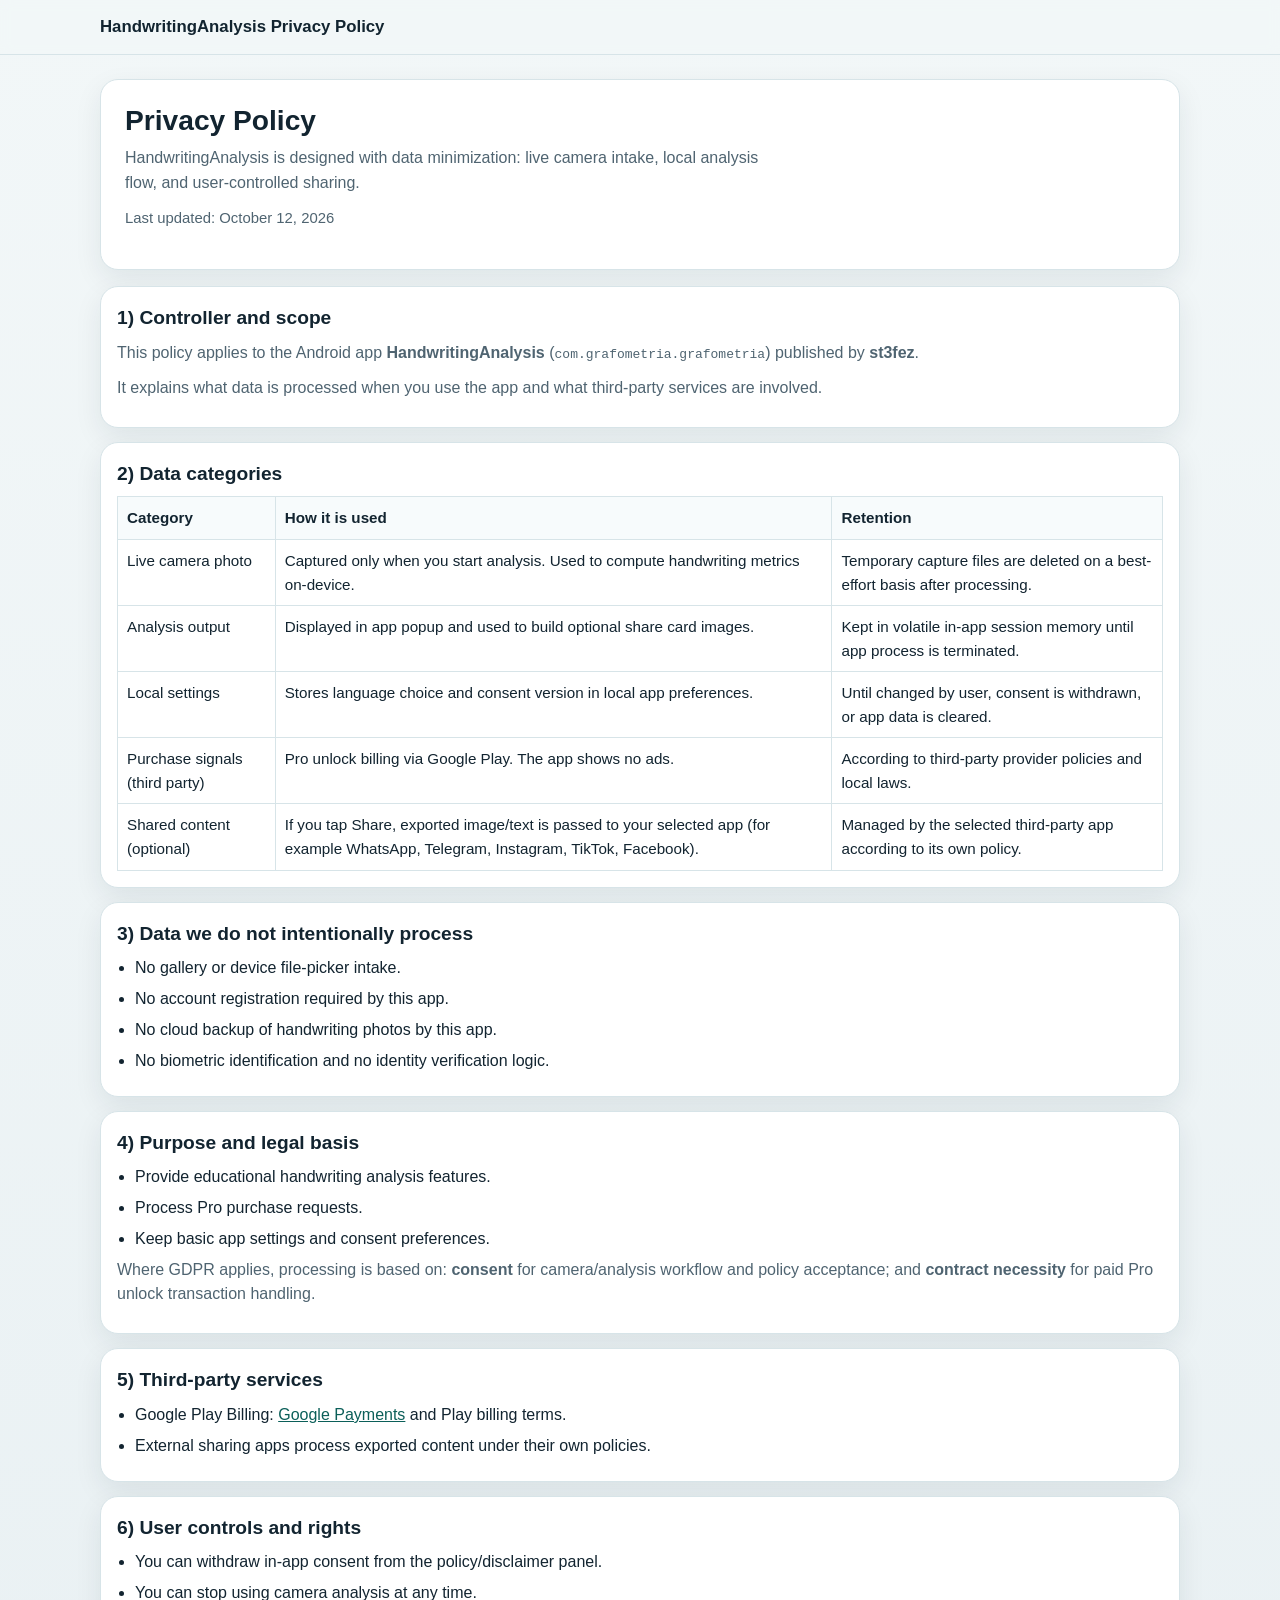
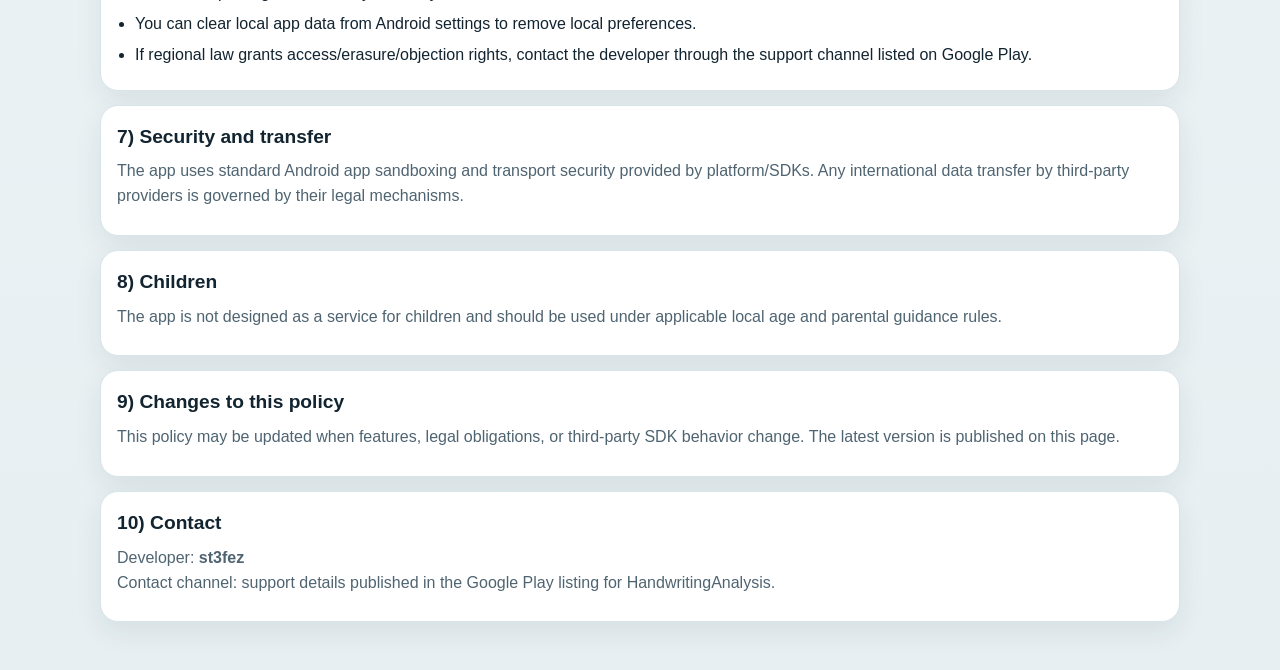
<file: docs/index.html>
<!doctype html>
<html lang="en">
  <head>
    <meta charset="UTF-8" />
    <meta http-equiv="refresh" content="0; url=./privacy-policy.html" />
    <meta name="viewport" content="width=device-width, initial-scale=1.0" />
    <title>HandwritingAnalysis Privacy Policy</title>
  </head>
  <body>
    <p>
      Redirecting to
      <a href="./privacy-policy.html">Privacy Policy</a>.
    </p>
  </body>
</html>
</file>
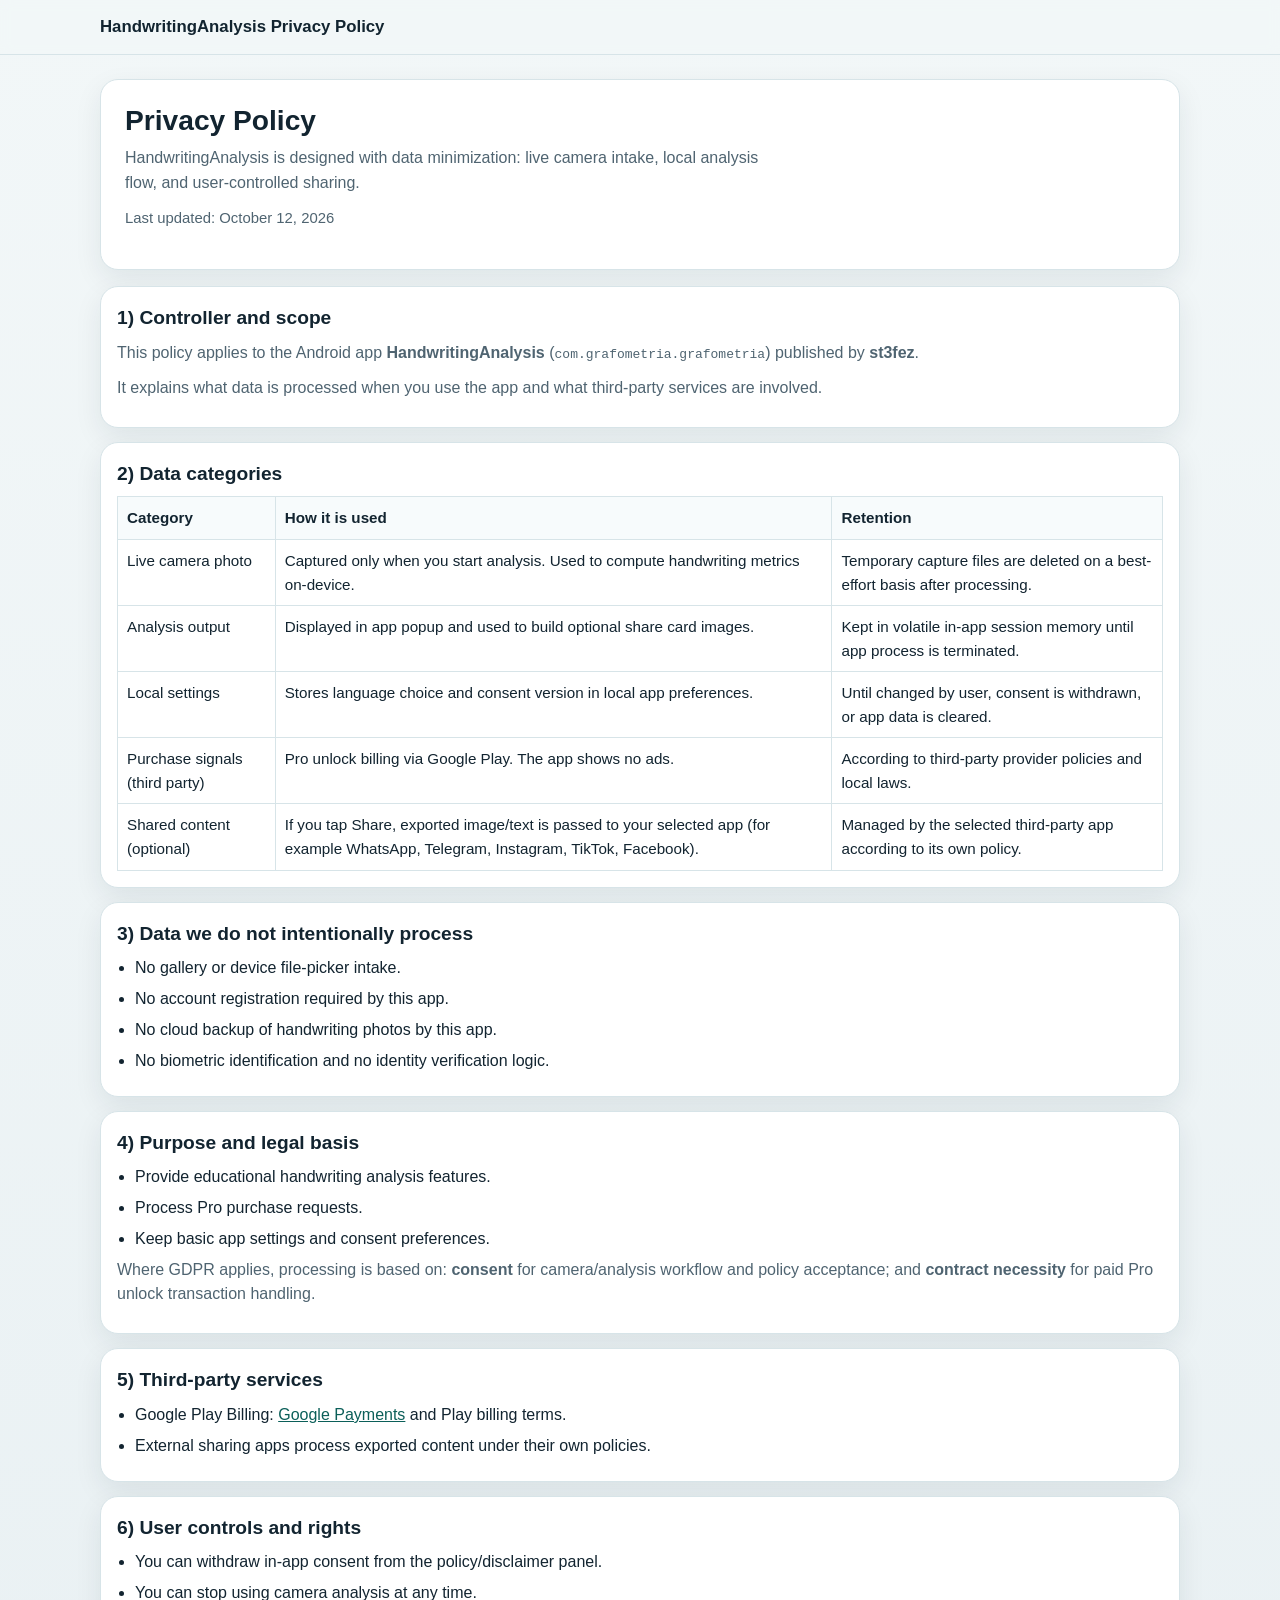
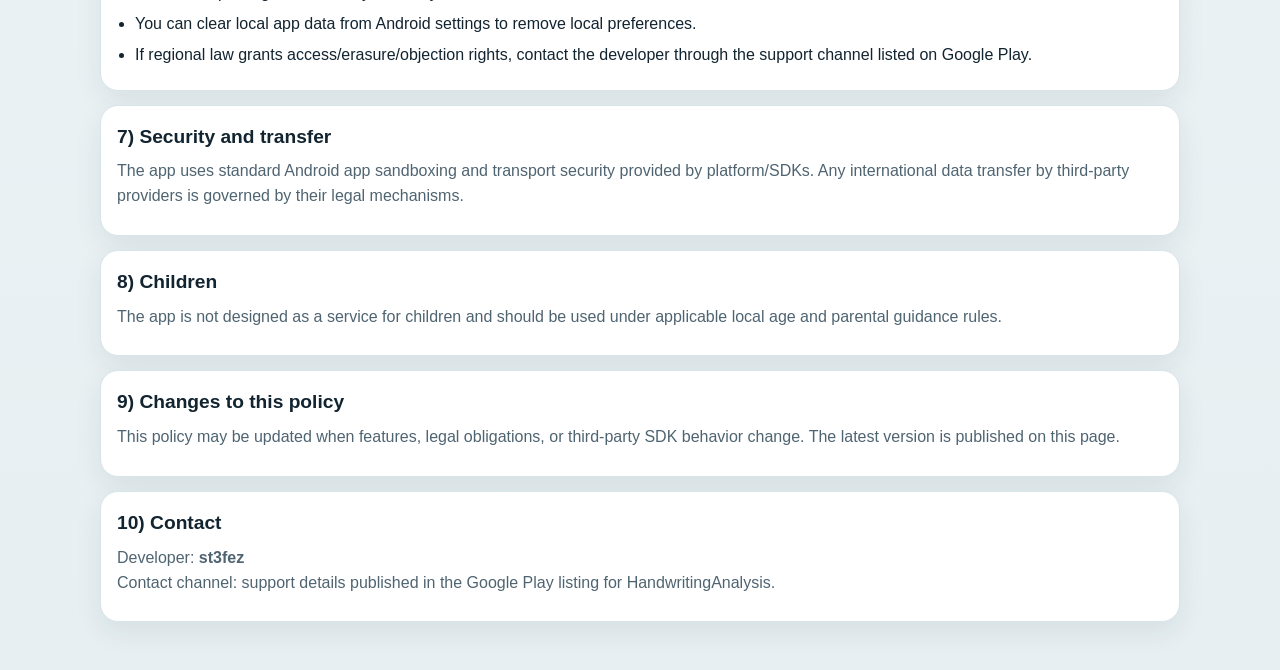
<file: docs/privacy-policy.html>
<!doctype html>
<html lang="en">
  <head>
    <meta charset="UTF-8" />
    <meta name="viewport" content="width=device-width, initial-scale=1.0" />
    <title>Privacy Policy - HandwritingAnalysis</title>
    <meta
      name="description"
      content="Privacy Policy for HandwritingAnalysis."
    />
    <link rel="stylesheet" href="./styles.css" />
  </head>
  <body>
    <header class="topbar">
      <div class="wrap nav">
        <a class="brand" href="./privacy-policy.html"
          >HandwritingAnalysis Privacy Policy</a
        >
      </div>
    </header>

    <main class="wrap">
      <section class="hero">
        <h1 class="title">Privacy Policy</h1>
        <p class="subtitle">
          HandwritingAnalysis is designed with data minimization: live camera
          intake, local analysis flow, and user-controlled sharing.
        </p>
        <p class="meta">Last updated: October 12, 2026</p>
      </section>

      <section class="card section">
        <h2>1) Controller and scope</h2>
        <p>
          This policy applies to the Android app
          <strong>HandwritingAnalysis</strong>
          (<code>com.grafometria.grafometria</code>) published by
          <strong>st3fez</strong>.
        </p>
        <p>
          It explains what data is processed when you use the app and what
          third-party services are involved.
        </p>
      </section>

      <section class="card section">
        <h2>2) Data categories</h2>
        <table>
          <thead>
            <tr>
              <th>Category</th>
              <th>How it is used</th>
              <th>Retention</th>
            </tr>
          </thead>
          <tbody>
            <tr>
              <td>Live camera photo</td>
              <td>
                Captured only when you start analysis. Used to compute handwriting
                metrics on-device.
              </td>
              <td>
                Temporary capture files are deleted on a best-effort basis after
                processing.
              </td>
            </tr>
            <tr>
              <td>Analysis output</td>
              <td>
                Displayed in app popup and used to build optional share card
                images.
              </td>
              <td>
                Kept in volatile in-app session memory until app process is
                terminated.
              </td>
            </tr>
            <tr>
              <td>Local settings</td>
              <td>
                Stores language choice and consent version in local app
                preferences.
              </td>
              <td>
                Until changed by user, consent is withdrawn, or app data is
                cleared.
              </td>
            </tr>
            <tr>
              <td>Purchase signals (third party)</td>
              <td>
                Pro unlock billing via Google Play. The app shows no ads.
              </td>
              <td>
                According to third-party provider policies and local laws.
              </td>
            </tr>
            <tr>
              <td>Shared content (optional)</td>
              <td>
                If you tap Share, exported image/text is passed to your selected
                app (for example WhatsApp, Telegram, Instagram, TikTok, Facebook).
              </td>
              <td>
                Managed by the selected third-party app according to its own
                policy.
              </td>
            </tr>
          </tbody>
        </table>
      </section>

      <section class="card section">
        <h2>3) Data we do not intentionally process</h2>
        <ul class="list">
          <li>No gallery or device file-picker intake.</li>
          <li>No account registration required by this app.</li>
          <li>No cloud backup of handwriting photos by this app.</li>
          <li>No biometric identification and no identity verification logic.</li>
        </ul>
      </section>

      <section class="card section">
        <h2>4) Purpose and legal basis</h2>
        <ul class="list">
          <li>Provide educational handwriting analysis features.</li>
          <li>Process Pro purchase requests.</li>
          <li>Keep basic app settings and consent preferences.</li>
        </ul>
        <p>
          Where GDPR applies, processing is based on:
          <strong>consent</strong> for camera/analysis workflow and policy
          acceptance; and <strong>contract necessity</strong> for paid Pro
          unlock transaction handling.
        </p>
      </section>

      <section class="card section">
        <h2>5) Third-party services</h2>
        <ul class="list">
          <li>
            Google Play Billing:
            <a href="https://payments.google.com/" rel="noopener"
              >Google Payments</a
            >
            and Play billing terms.
          </li>
          <li>
            External sharing apps process exported content under their own
            policies.
          </li>
        </ul>
      </section>

      <section class="card section">
        <h2>6) User controls and rights</h2>
        <ul class="list">
          <li>
            You can withdraw in-app consent from the policy/disclaimer panel.
          </li>
          <li>You can stop using camera analysis at any time.</li>
          <li>
            You can clear local app data from Android settings to remove local
            preferences.
          </li>
          <li>
            If regional law grants access/erasure/objection rights, contact the
            developer through the support channel listed on Google Play.
          </li>
        </ul>
      </section>

      <section class="card section">
        <h2>7) Security and transfer</h2>
        <p>
          The app uses standard Android app sandboxing and transport security
          provided by platform/SDKs. Any international data transfer by
          third-party providers is governed by their legal mechanisms.
        </p>
      </section>

      <section class="card section">
        <h2>8) Children</h2>
        <p>
          The app is not designed as a service for children and should be used
          under applicable local age and parental guidance rules.
        </p>
      </section>

      <section class="card section">
        <h2>9) Changes to this policy</h2>
        <p>
          This policy may be updated when features, legal obligations, or
          third-party SDK behavior change. The latest version is published on
          this page.
        </p>
      </section>

      <section class="card section">
        <h2>10) Contact</h2>
        <p>
          Developer: <strong>st3fez</strong><br />
          Contact channel: support details published in the Google Play listing
          for HandwritingAnalysis.
        </p>
      </section>
    </main>
  </body>
</html>
</file>
<file: docs/styles.css>
:root {
  --bg-a: #f2f7f8;
  --bg-b: #e7eff2;
  --surface: #ffffff;
  --surface-soft: #f7fbfc;
  --text: #122430;
  --muted: #4f6471;
  --line: #d7e4e8;
  --brand: #0f766e;
  --brand-strong: #0b5f59;
  --ok: #1e7a41;
  --warn: #9a6100;
  --risk: #a21c1c;
  --shadow: 0 10px 28px rgba(14, 36, 50, 0.08);
}

* {
  box-sizing: border-box;
}

html,
body {
  margin: 0;
  padding: 0;
}

body {
  font-family: "Segoe UI", "Noto Sans", Arial, sans-serif;
  color: var(--text);
  background: linear-gradient(180deg, var(--bg-a), var(--bg-b));
  line-height: 1.55;
}

a {
  color: var(--brand-strong);
}

.topbar {
  position: sticky;
  top: 0;
  z-index: 5;
  backdrop-filter: blur(6px);
  background: rgba(242, 247, 248, 0.88);
  border-bottom: 1px solid var(--line);
}

.wrap {
  width: min(1080px, calc(100% - 32px));
  margin: 0 auto;
}

.nav {
  display: flex;
  flex-wrap: wrap;
  align-items: center;
  justify-content: space-between;
  gap: 10px 16px;
  padding: 14px 0;
}

.brand {
  font-weight: 800;
  font-size: 1.05rem;
  color: var(--text);
  text-decoration: none;
}

.links {
  display: flex;
  flex-wrap: wrap;
  gap: 6px;
}

.links a {
  text-decoration: none;
  color: var(--brand-strong);
  font-weight: 600;
  padding: 6px 10px;
  border-radius: 999px;
  border: 1px solid var(--line);
  background: var(--surface);
}

main {
  padding: 24px 0 48px;
}

.hero,
.card {
  background: var(--surface);
  border: 1px solid var(--line);
  border-radius: 18px;
  box-shadow: var(--shadow);
}

.hero {
  padding: 24px;
  margin-bottom: 16px;
}

.title {
  margin: 0;
  font-size: clamp(1.5rem, 2.2vw, 2rem);
  line-height: 1.2;
}

.subtitle {
  margin: 8px 0 0;
  color: var(--muted);
  max-width: 72ch;
}

.meta {
  margin-top: 12px;
  font-size: 0.93rem;
  color: var(--muted);
}

.grid {
  display: grid;
  grid-template-columns: repeat(auto-fit, minmax(240px, 1fr));
  gap: 12px;
}

.card {
  padding: 16px;
}

.card h2,
.card h3 {
  margin-top: 0;
  margin-bottom: 8px;
}

.card p {
  margin: 0 0 10px;
  color: var(--muted);
}

.pill {
  display: inline-block;
  border-radius: 999px;
  padding: 4px 10px;
  font-size: 0.82rem;
  font-weight: 700;
}

.pill.ok {
  color: var(--ok);
  background: #e8f6ee;
}

.pill.warn {
  color: var(--warn);
  background: #fff4dd;
}

.pill.risk {
  color: var(--risk);
  background: #fde9e9;
}

.list {
  margin: 0;
  padding-left: 18px;
}

.list li {
  margin-bottom: 6px;
}

.section {
  margin-top: 14px;
}

.section h2 {
  margin: 0 0 8px;
  font-size: 1.2rem;
}

.section h3 {
  margin: 14px 0 6px;
  font-size: 1.02rem;
}

.note {
  border-left: 4px solid var(--brand);
  background: #ecf8f6;
  border-radius: 10px;
  padding: 10px 12px;
  color: #184643;
}

.danger {
  border-left: 4px solid var(--risk);
  background: #fee;
  border-radius: 10px;
  padding: 10px 12px;
  color: #4f1616;
}

table {
  width: 100%;
  border-collapse: collapse;
  font-size: 0.95rem;
}

th,
td {
  border: 1px solid var(--line);
  padding: 9px;
  vertical-align: top;
}

th {
  text-align: left;
  background: var(--surface-soft);
}

.footer {
  margin-top: 16px;
  color: var(--muted);
  font-size: 0.92rem;
}

@media (max-width: 680px) {
  .hero,
  .card {
    border-radius: 14px;
  }

  .links a {
    padding: 5px 8px;
    font-size: 0.9rem;
  }
}
</file>
